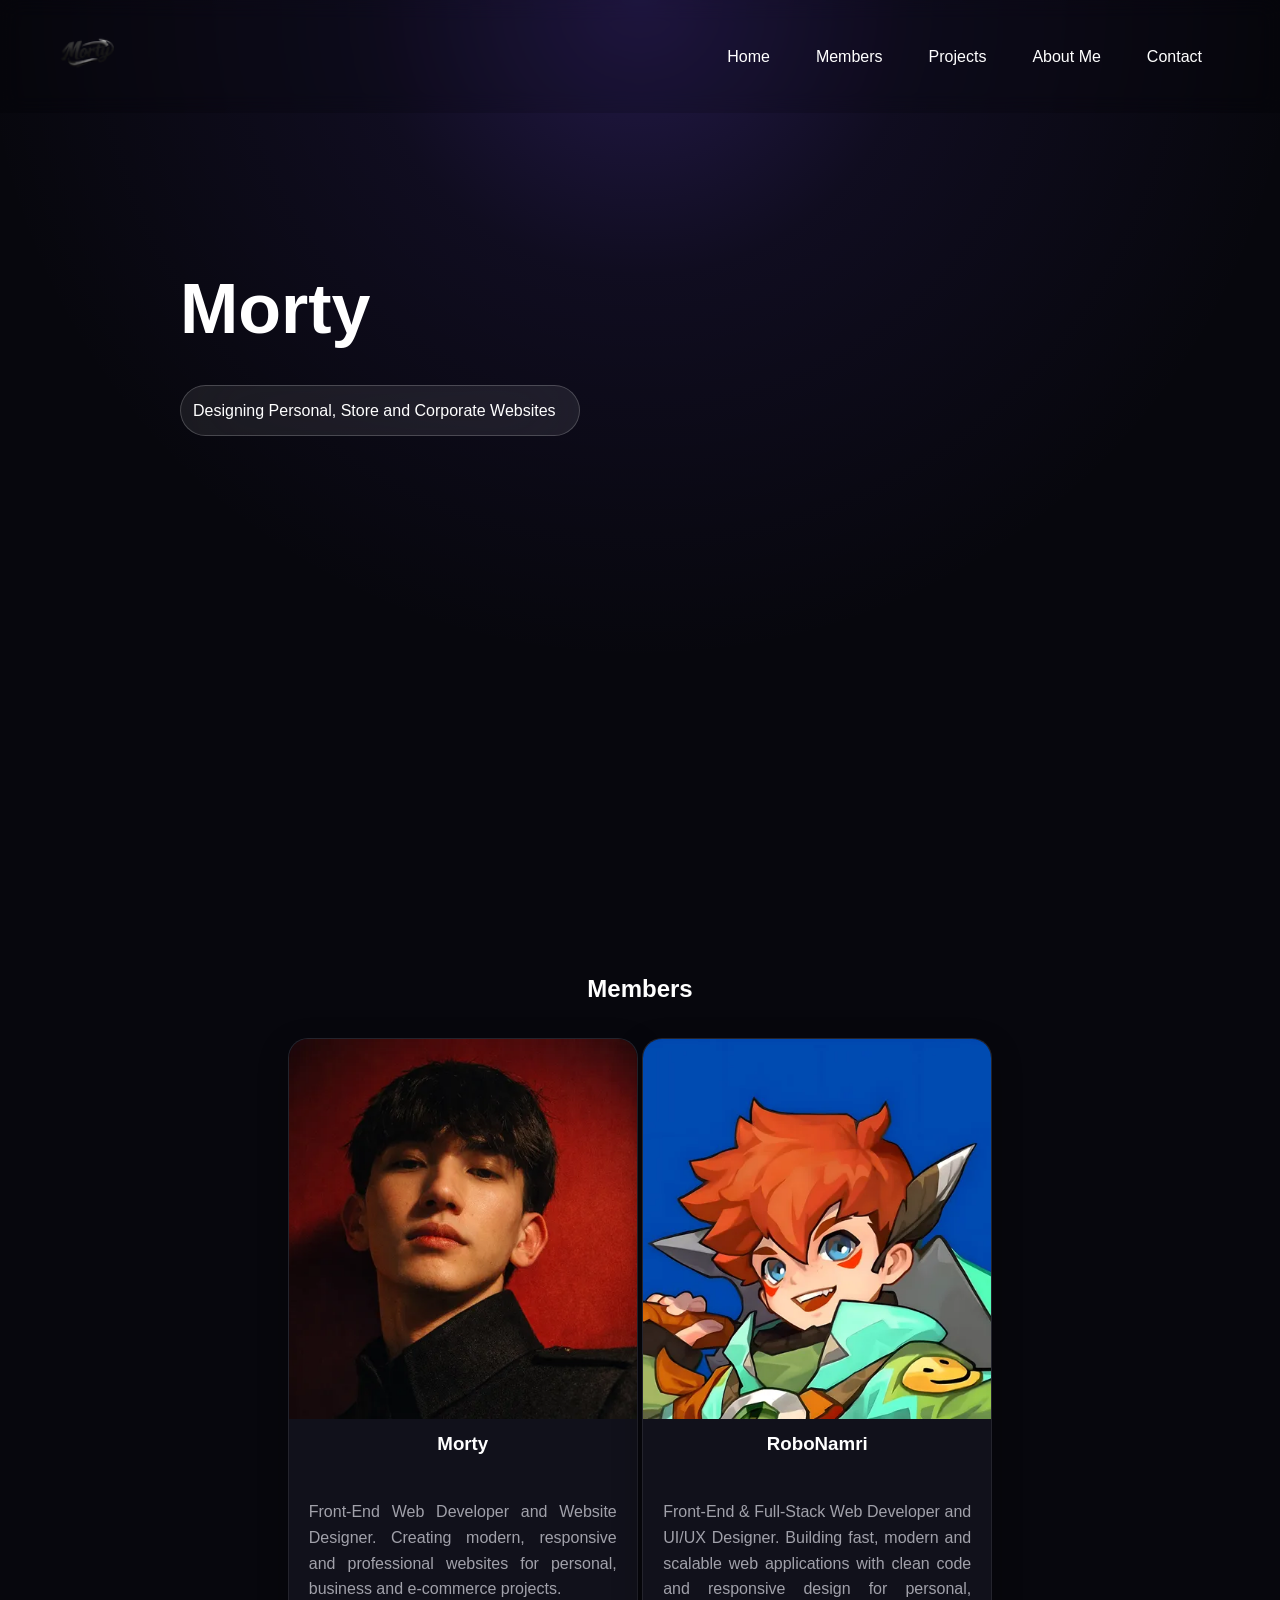
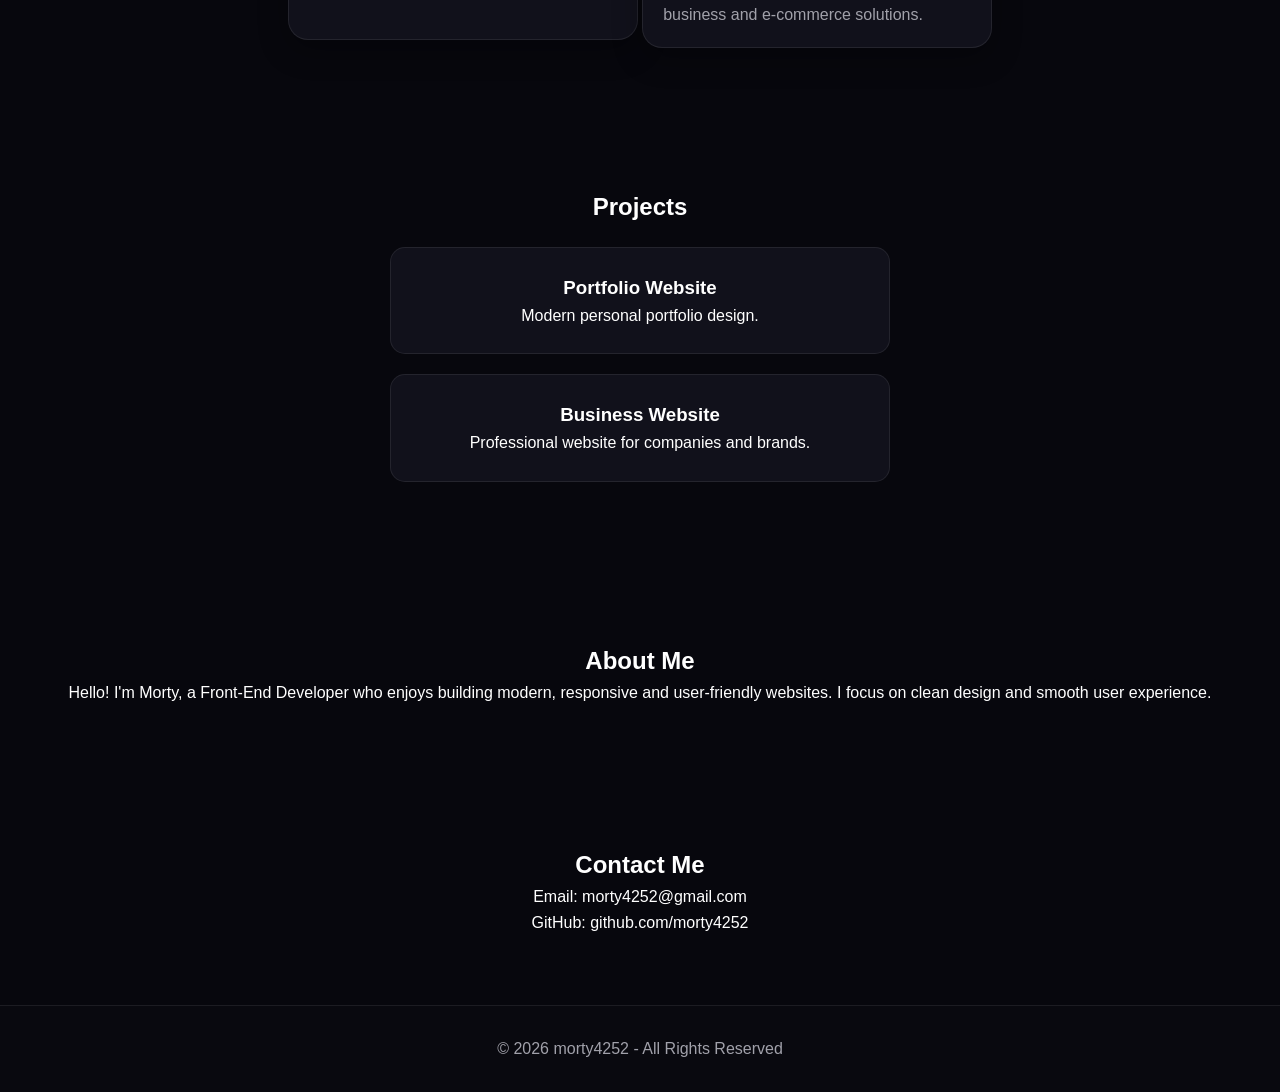
<file: index.html>
<!DOCTYPE html>
<html lang="en">

<head>
  <meta charset="UTF-8">
  <meta name="viewport" content="width=device-width, initial-scale=1.0">
  <meta name="description" content="Personal Portfolio Website of Morty">
  <title>Morty Portfolio</title>
  <link rel="stylesheet" href="style.css">
</head>

<body>
  <!-- Header -->
  <header id="home" class="header">
    <nav class="nav">
      <a href="#home">
        <img src="favicon.ico" class="logo" alt="Logo">
      </a>
      <ul class="nav-list">
        <li class="nav-item"><a href="#home">Home</a></li>
        <li class="nav-item"><a href="#member">Members</a></li>
        <li class="nav-item"><a href="#projects">Projects</a></li>
        <li class="nav-item"><a href="#about">About Me</a></li>
        <li class="nav-item"><a href="#contact">Contact</a></li>
      </ul>
    </nav>
    <div class="hero">
      <h1 class="title">Morty</h1>
      <p class="subtitle">
        Designing Personal, Store and Corporate Websites
      </p>
    </div>
  </header>
  <!-- Members -->
  <section id="member" class="member">
    <h2 class="member-h2">Members</h2>
    <ul class="member-list">
      <li class="member-item morty-card">
        <img class="member-pic" src="images/avatar/morty.webp" alt="Morty">
        <h3 class="member-name">Morty</h3>
        <p class="member-bio">
          Front-End Web Developer and Website Designer. Creating modern, responsive and professional websites for
          personal, business and e-commerce projects.
        </p>
      </li>
      <li class="member-item robo-card">
        <img class="member-pic" src="images/avatar/robonamari.webp" alt="robonamari">
        <h3 class="member-name">RoboNamri</h3>
        <p class="member-bio">
          Front-End & Full-Stack Web Developer and UI/UX Designer. Building fast, modern and scalable web applications
          with clean code and responsive design for personal, business and e-commerce solutions.
        </p>
      </li>
    </ul>
  </section>
  <!-- Projects -->
  <section id="projects" class="projects">
    <h2>Projects</h2>
    <div class="project-card">
      <h3>Portfolio Website</h3>
      <p>Modern personal portfolio design.</p>
    </div>
    <div class="project-card">
      <h3>Business Website</h3>
      <p>Professional website for companies and brands.</p>
    </div>
  </section>
  <!-- About -->
  <section id="about" class="about">
    <h2>About Me</h2>
    <p>
      Hello! I'm Morty, a Front-End Developer who enjoys building modern, responsive and user-friendly websites. I focus
      on clean design and smooth user experience.
    </p>
  </section>
  <!-- Contact -->
  <section id="contact" class="contact">
    <h2>Contact Me</h2>
    <p>Email: morty4252@gmail.com</p>
    <p>GitHub: github.com/morty4252</p>
  </section>
  <!-- Footer -->
  <footer class="footer">
    <p>© 2026 morty4252 - All Rights Reserved</p>
  </footer>
</body>

</html>
</file>
<file: style.css>
* {
  margin: 0;
  padding: 0;
  box-sizing: border-box;
  scroll-behavior: smooth;
}

:root {
  --bg: #07070D;
  --card: #11111B;
  --accent: #8B5CF6;
  --text: #FFFFFF;
  --text-muted: #A1A1AA;
}

body {
  font-family: Arial, Helvetica, sans-serif;
  line-height: 1.6;
  background: var(--bg);
  color: var(--text);
}

/* HEADER */

.header {
  min-height: 100vh;
  background:
  radial-gradient(
    circle at top,
    rgba(120, 80, 255, .25) 0%,
    rgba(120, 80, 255, .08) 25%,
    transparent 60%
  ),
  #07070d;

  color: white;
}

.nav {
  display: flex;
  justify-content: space-between;
  align-items: center;
  padding: 25px 60px;

  background: rgba(0, 0, 0, .15);
  backdrop-filter: blur(10px);
  -webkit-backdrop-filter: blur(10px);
}

.logo {
  height: 55px;
}

.nav-list {
  display: flex;
  list-style: none;
  gap: 10px;
}

.nav-item a {
  color: white;
  text-decoration: none;
  padding: 12px 18px;
  border-radius: 30px;
  transition: .3s;
}

.nav-item a:hover {
  background: var(--accent);
}

.hero {
  padding-top: 140px;
}

.title {
  font-size: 70px;
  margin-left: 180px;
}

.subtitle {
  width: 400px;
  margin-top: 20px;
  margin-left: 180px;
  padding: 12px;
  border-radius: 30px;
  background: rgba(255, 255, 255, .08);
  border: 1px solid rgba(255, 255, 255, .2);
  backdrop-filter: blur(40px);
  -webkit-backdrop-filter: blur(40px);
}

/* MEMBERS */

.member {
  text-align: center;
  padding: 70px 20px;
  background: var(--bg);
}

.member-h2 {
  margin-bottom: 30px;
}

.member-list {
  list-style: none;
}

.member-item {
  width: 350px;
  min-height: 550px;
  border-radius: 20px;
  overflow: hidden;
  transition: all .3s ease;

  background: var(--card);
  color: var(--text);

  border: 1px solid rgba(255,255,255,.08);

  box-shadow: 0 10px 30px rgba(0,0,0,.3);
  display: inline-flex;
  flex-direction: column;
}

.morty-card:hover {
    transform: translateY(-8px);

    border: 1px solid rgba(255, 45, 45, .9);

    box-shadow:
        0 0 15px rgba(255,45,45,.9),
        0 0 35px rgba(255,45,45,.7),
        0 0 70px rgba(255,45,45,.5),
        0 0 120px rgba(255,45,45,.25);
}

.robo-card:hover {
    transform: translateY(-8px);

    border: 1px solid rgba(0,140,255,.9);

    box-shadow:
        0 0 15px rgba(0,140,255,.9),
        0 0 35px rgba(0,140,255,.7),
        0 0 70px rgba(0,140,255,.5),
        0 0 120px rgba(0,140,255,.25);
}

.member-item:hover {
  box-shadow: 0 15px 40px rgba(0, 0, 0, .25);
  transform: translateY(-8px) scale(1.02);
}

.member-pic {
  width: 100%;
  height: 380px;
  object-fit: cover;
  display: block;
}

.member-name {
  margin-top: 10px;
  height: 50px;
  position: relative;
  text-align: center;
}

.member-name::after {
    content: "";

    position: absolute;
    left: 50%;
    bottom: -10px;

    width: 0;
    height: 3px;

    transform: translateX(-50%);

    border-radius: 999px;

    transition: width .3s ease;
}

.morty-card .member-name::after {
    background: #ff2d2d;
}

.robo-card .member-name::after {
    background: #008cff;
}

.morty-card:hover .member-name::after,
.robo-card:hover .member-name::after {
    width: 80px;
}

.member-bio {
  padding: 20px;
  text-align: justify;
  color: var(--text-muted);

  min-height: 160px;
}

/* PROJECTS */

.projects {
  padding: 70px 20px;
  text-align: center;
  background: var(--bg);
}

.project-card {
  max-width: 500px;
  margin: 20px auto;
  padding: 25px;
  border-radius: 15px;

  background: var(--card);
  color: var(--text);

  border: 1px solid rgba(255,255,255,.08);
}

/* ABOUT */

.about {
  padding: 70px 20px;
  text-align: center;
}

.about {
  padding: 70px 20px;
  text-align: center;
  background: var(--bg);
}

/* CONTACT */

.contact {
  padding: 70px 20px;
  text-align: center;
  background: var(--bg);
}

/* FOOTER */

.footer {
  background: #09090f;
  color: var(--text-muted);
  text-align: center;
  padding: 30px;
  border-top: 1px solid rgba(255,255,255,.08);
}

/* RESPONSIVE */

@media(max-width:768px) {

  .nav {
    flex-direction: column;
    gap: 20px;
    padding: 20px;
  }

  .nav-list {
    flex-wrap: wrap;
    justify-content: center;
  }

  .title {
    font-size: 45px;
    text-align: center;
    margin-left: 0;
  }

  .subtitle {
    width: 90%;
    margin: 20px auto;
    text-align: center;
  }

  .member-item {
    width: 90%;
  }
}
</file>
